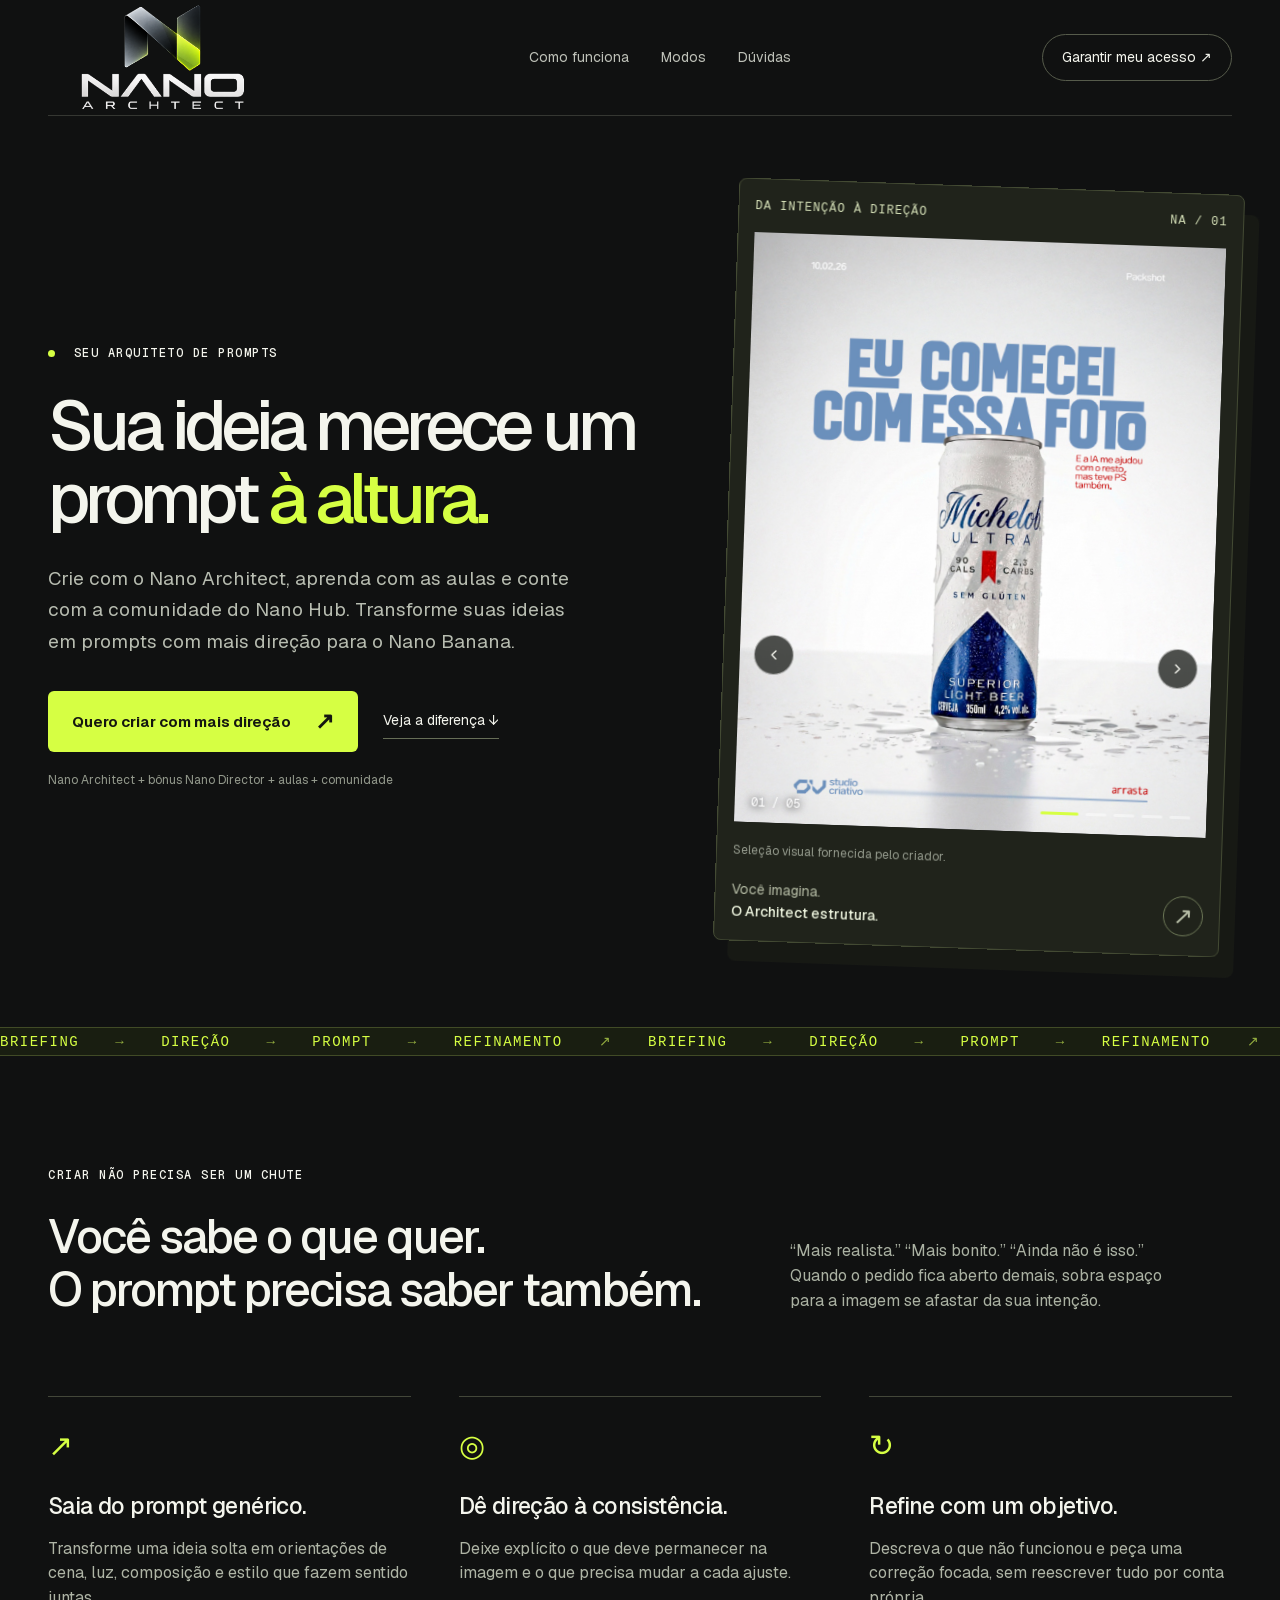
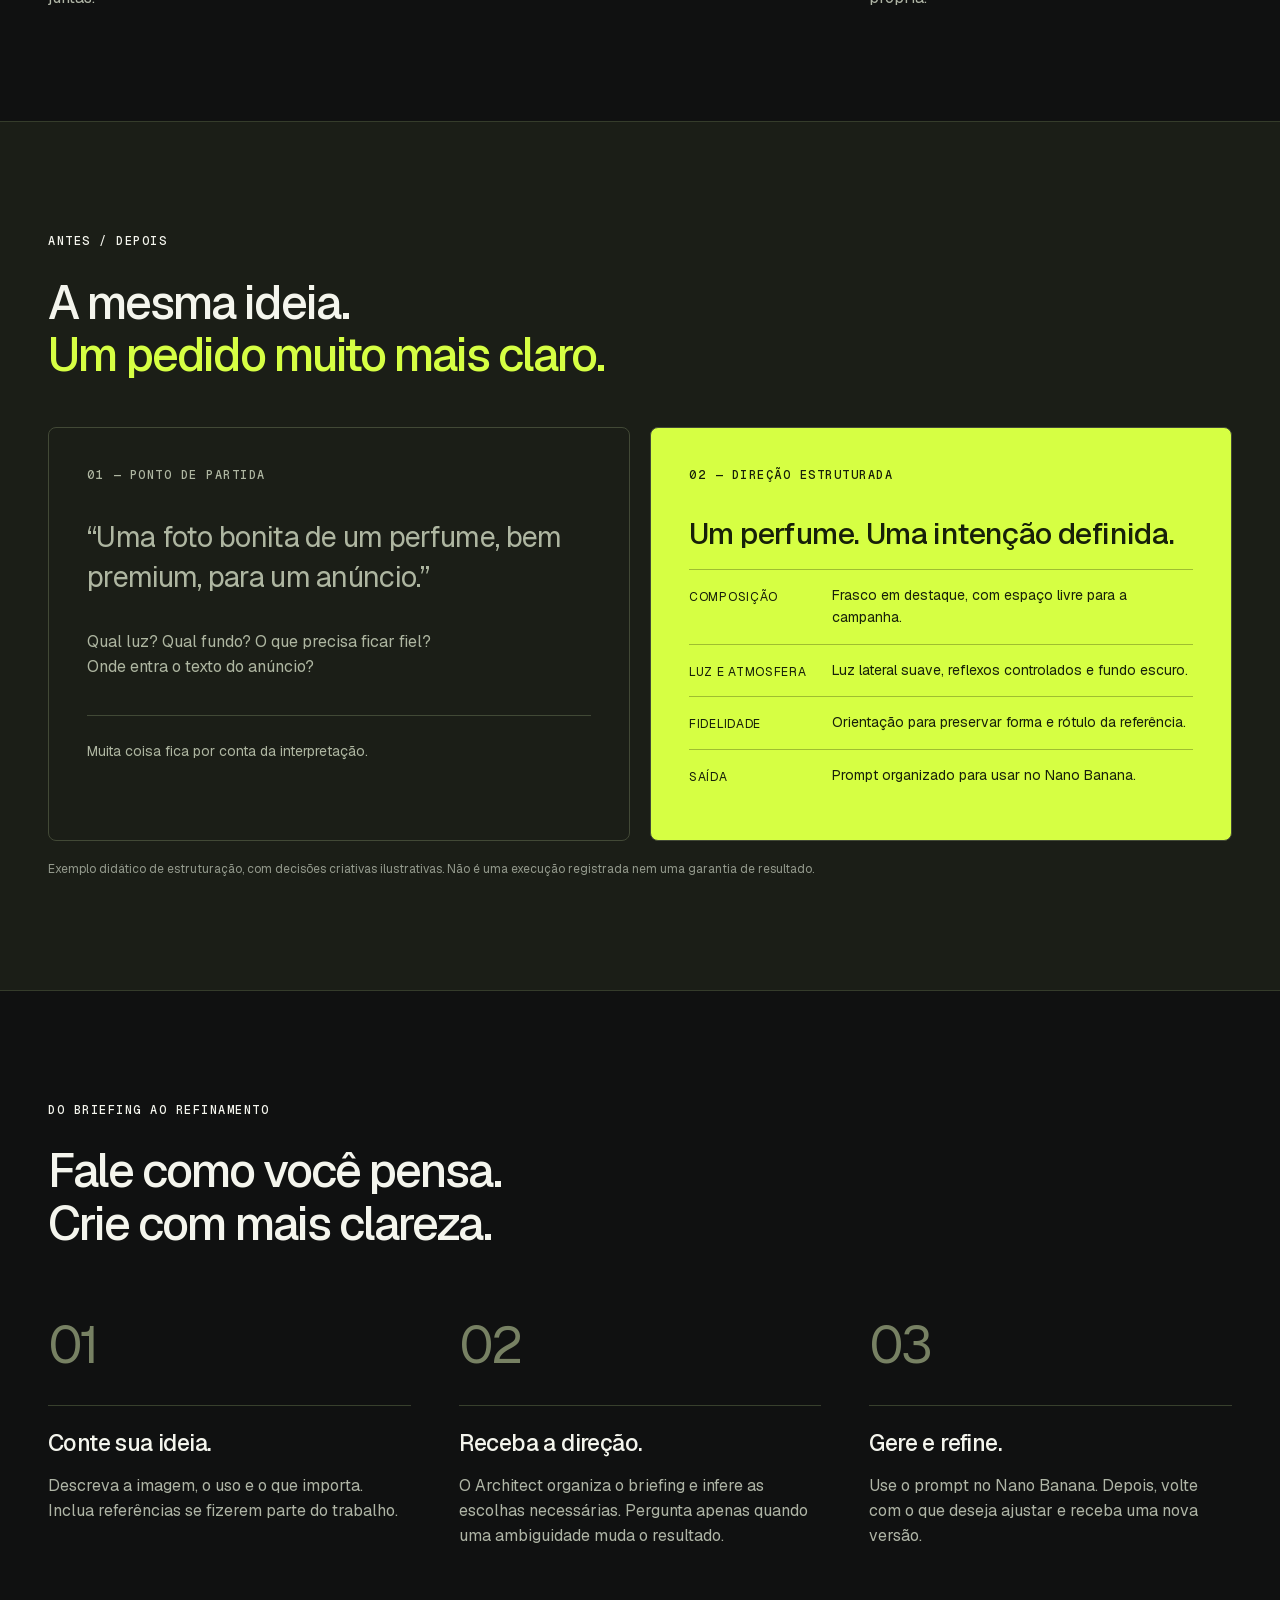
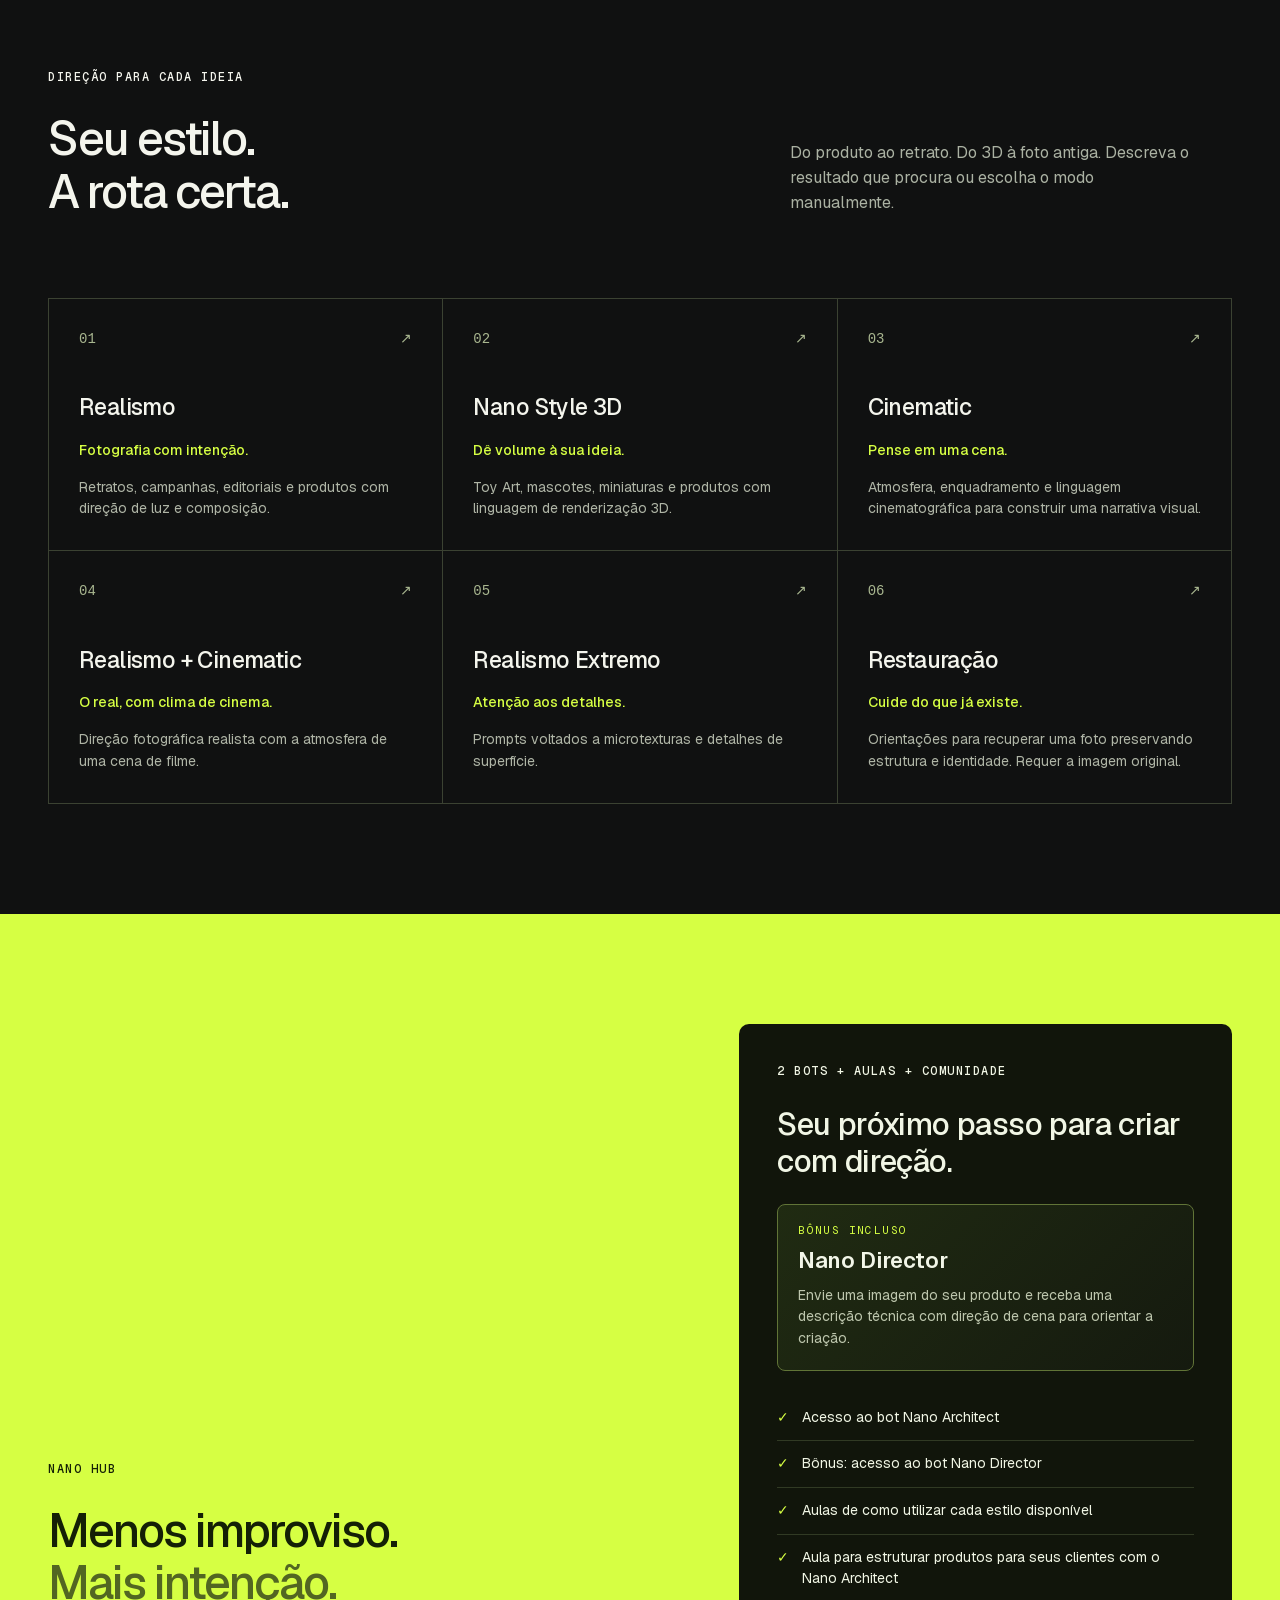
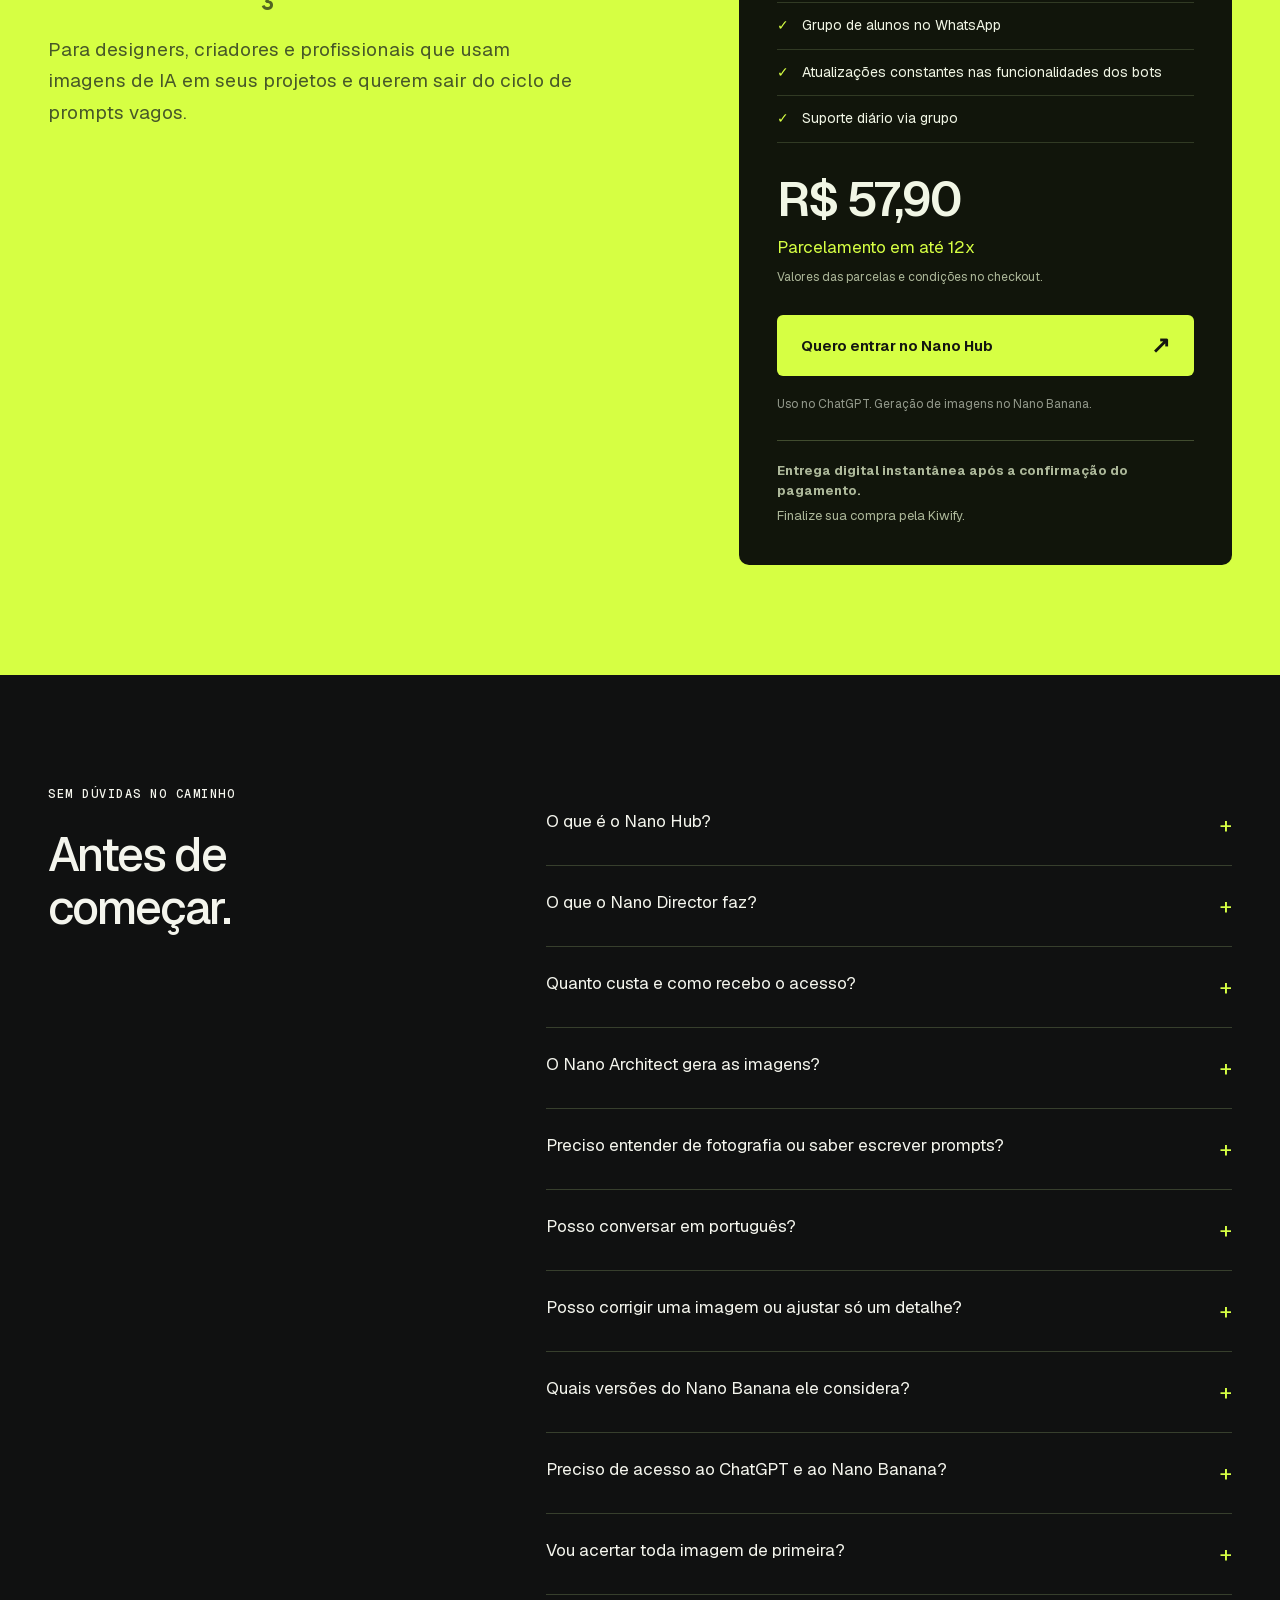
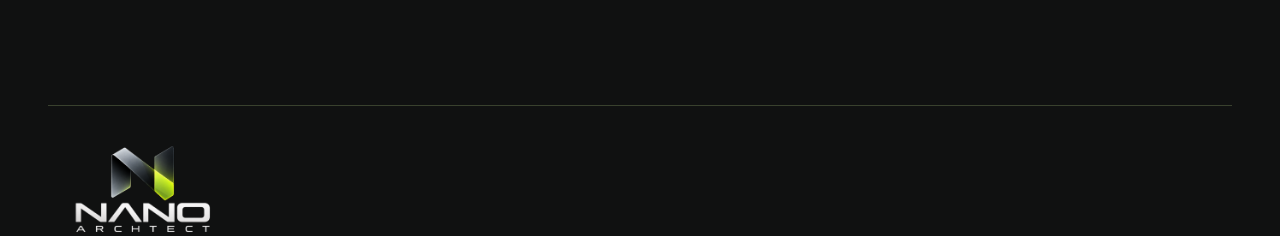
<file: index.html>
<!DOCTYPE html><html lang="pt-BR"><head><meta charSet="utf-8"/><meta name="viewport" content="width=device-width, initial-scale=1"/><link rel="stylesheet" href="/_next/static/css/index.Dhio4lgH.css" data-rsc-css-href="/_next/static/css/index.Dhio4lgH.css" data-precedence="vite-rsc/importer-resources"/><link rel="modulepreload" fetchPriority="low" href="/_next/static/chunks/index-BXrYdMkO.js"/><script src="/_next/static/chunks/rolldown-runtime-C60lm6uB.js" type="module" async=""></script><script src="/_next/static/chunks/framework-D_rUT4EX.js" type="module" async=""></script><link rel="modulepreload" href="/_next/static/chunks/layout-segment-context-C3N2Vt81.js" crossorigin=""/><link rel="modulepreload" href="/_next/static/chunks/animations-BIHNtCaT.js" crossorigin=""/><link rel="modulepreload" href="/_next/static/chunks/hero-carousel-BTRps07T.js" crossorigin=""/><title>Nano Hub — Sua ideia merece um prompt à altura.</title><meta name="description" content="Nano Architect, aulas e comunidade para criar com mais direção no Nano Banana. Nano Hub por R$ 57,90, com parcelamento em até 12x."/><script>Object.assign(((self[Symbol.for("vinext.navigationRuntime")]??={bootstrap:{routeManifest:null},functions:{}}).bootstrap.rsc??={rsc:[]}),{params:{},nav:{"pathname":"/","searchParams":[]}})</script><link rel="modulepreload" href="/_next/static/chunks/index-BXrYdMkO.js" />
<link rel="preload" href="/_next/static/_vinext_fonts/geist-8ac0455e797f/geist-98bbbccb.woff2" as="font" type="font/woff2" crossorigin />
<link rel="preload" href="/_next/static/_vinext_fonts/geist-mono-00e989178794/geist-mono-013b2f2f.woff2" as="font" type="font/woff2" crossorigin />
<style data-vinext-fonts>/* cyrillic-ext */
@font-face {
  font-family: 'Geist';
  font-style: normal;
  font-weight: 100 900;
  font-display: swap;
  src: url(/_next/static/_vinext_fonts/geist-8ac0455e797f/geist-ff2310f5.woff2) format('woff2');
  unicode-range: U+0460-052F, U+1C80-1C8A, U+20B4, U+2DE0-2DFF, U+A640-A69F, U+FE2E-FE2F;
}
/* cyrillic */
@font-face {
  font-family: 'Geist';
  font-style: normal;
  font-weight: 100 900;
  font-display: swap;
  src: url(/_next/static/_vinext_fonts/geist-8ac0455e797f/geist-875ccdd4.woff2) format('woff2');
  unicode-range: U+0301, U+0400-045F, U+0490-0491, U+04B0-04B1, U+2116;
}
/* vietnamese */
@font-face {
  font-family: 'Geist';
  font-style: normal;
  font-weight: 100 900;
  font-display: swap;
  src: url(/_next/static/_vinext_fonts/geist-8ac0455e797f/geist-52306abf.woff2) format('woff2');
  unicode-range: U+0102-0103, U+0110-0111, U+0128-0129, U+0168-0169, U+01A0-01A1, U+01AF-01B0, U+0300-0301, U+0303-0304, U+0308-0309, U+0323, U+0329, U+1EA0-1EF9, U+20AB;
}
/* latin-ext */
@font-face {
  font-family: 'Geist';
  font-style: normal;
  font-weight: 100 900;
  font-display: swap;
  src: url(/_next/static/_vinext_fonts/geist-8ac0455e797f/geist-001175b1.woff2) format('woff2');
  unicode-range: U+0100-02BA, U+02BD-02C5, U+02C7-02CC, U+02CE-02D7, U+02DD-02FF, U+0304, U+0308, U+0329, U+1D00-1DBF, U+1E00-1E9F, U+1EF2-1EFF, U+2020, U+20A0-20AB, U+20AD-20C0, U+2113, U+2C60-2C7F, U+A720-A7FF;
}
/* latin */
@font-face {
  font-family: 'Geist';
  font-style: normal;
  font-weight: 100 900;
  font-display: swap;
  src: url(/_next/static/_vinext_fonts/geist-8ac0455e797f/geist-98bbbccb.woff2) format('woff2');
  unicode-range: U+0000-00FF, U+0131, U+0152-0153, U+02BB-02BC, U+02C6, U+02DA, U+02DC, U+0304, U+0308, U+0329, U+2000-206F, U+20AC, U+2122, U+2191, U+2193, U+2212, U+2215, U+FEFF, U+FFFD;
}

@font-face {
  font-family: 'Geist Fallback';
  src: local("Arial");
  ascent-override: 95.94%;
  descent-override: 28.16%;
  line-gap-override: 0.00%;
  size-adjust: 104.76%;
}

.__font_geist_19ysh9d { font-family: 'Geist', 'Geist Fallback'; font-style: normal; }

.__variable_geist_19ysh9d { --font-geist-sans: 'Geist', 'Geist Fallback'; }

/* cyrillic-ext */
@font-face {
  font-family: 'Geist Mono';
  font-style: normal;
  font-weight: 100 900;
  font-display: swap;
  src: url(/_next/static/_vinext_fonts/geist-mono-00e989178794/geist-mono-f6b33328.woff2) format('woff2');
  unicode-range: U+0460-052F, U+1C80-1C8A, U+20B4, U+2DE0-2DFF, U+A640-A69F, U+FE2E-FE2F;
}
/* cyrillic */
@font-face {
  font-family: 'Geist Mono';
  font-style: normal;
  font-weight: 100 900;
  font-display: swap;
  src: url(/_next/static/_vinext_fonts/geist-mono-00e989178794/geist-mono-44e03052.woff2) format('woff2');
  unicode-range: U+0301, U+0400-045F, U+0490-0491, U+04B0-04B1, U+2116;
}
/* symbols2 */
@font-face {
  font-family: 'Geist Mono';
  font-style: normal;
  font-weight: 100 900;
  font-display: swap;
  src: url(/_next/static/_vinext_fonts/geist-mono-00e989178794/geist-mono-0638449e.woff2) format('woff2');
  unicode-range: U+2000-2001, U+2004-2008, U+200A, U+23B8-23BD, U+2500-259F;
}
/* vietnamese */
@font-face {
  font-family: 'Geist Mono';
  font-style: normal;
  font-weight: 100 900;
  font-display: swap;
  src: url(/_next/static/_vinext_fonts/geist-mono-00e989178794/geist-mono-971fb274.woff2) format('woff2');
  unicode-range: U+0102-0103, U+0110-0111, U+0128-0129, U+0168-0169, U+01A0-01A1, U+01AF-01B0, U+0300-0301, U+0303-0304, U+0308-0309, U+0323, U+0329, U+1EA0-1EF9, U+20AB;
}
/* latin-ext */
@font-face {
  font-family: 'Geist Mono';
  font-style: normal;
  font-weight: 100 900;
  font-display: swap;
  src: url(/_next/static/_vinext_fonts/geist-mono-00e989178794/geist-mono-44745446.woff2) format('woff2');
  unicode-range: U+0100-02BA, U+02BD-02C5, U+02C7-02CC, U+02CE-02D7, U+02DD-02FF, U+0304, U+0308, U+0329, U+1D00-1DBF, U+1E00-1E9F, U+1EF2-1EFF, U+2020, U+20A0-20AB, U+20AD-20C0, U+2113, U+2C60-2C7F, U+A720-A7FF;
}
/* latin */
@font-face {
  font-family: 'Geist Mono';
  font-style: normal;
  font-weight: 100 900;
  font-display: swap;
  src: url(/_next/static/_vinext_fonts/geist-mono-00e989178794/geist-mono-013b2f2f.woff2) format('woff2');
  unicode-range: U+0000-00FF, U+0131, U+0152-0153, U+02BB-02BC, U+02C6, U+02DA, U+02DC, U+0304, U+0308, U+0329, U+2000-206F, U+20AC, U+2122, U+2191, U+2193, U+2212, U+2215, U+FEFF, U+FFFD;
}

@font-face {
  font-family: 'Geist Mono Fallback';
  src: local("Arial");
  ascent-override: 74.67%;
  descent-override: 21.92%;
  line-gap-override: 0.00%;
  size-adjust: 134.59%;
}

.__font_geist_mono_1001rt9 { font-family: 'Geist Mono', 'Geist Mono Fallback'; font-style: normal; }

.__variable_geist_mono_1001rt9 { --font-geist-mono: 'Geist Mono', 'Geist Mono Fallback'; }
</style>
</head><body class="__variable_geist_19ysh9d __variable_geist_mono_1001rt9 antialiased"><a class="skip" href="#conteudo">Pular para o conteúdo</a><header class="nav wrap"><a class="brand" href="#" aria-label="Nano Architect — início"><picture><source media="(max-width: 700px)" srcSet="/nano-architect-vertical.png"/><img src="/nano-architect-horizontal.png" alt="Nano Architect" width="2172" height="724"/></picture></a><nav aria-label="Navegação principal"><a href="#como-funciona">Como funciona</a><a href="#modos">Modos</a><a href="#faq">Dúvidas</a></nav><a class="nav-cta" href="https://pay.kiwify.com.br/nAX45od">Garantir meu acesso ↗</a></header><main id="conteudo"><section class="hero wrap"><div class="hero-copy"><p class="eyebrow"><span></span> SEU ARQUITETO DE PROMPTS</p><h1>Sua ideia merece um prompt <em>à altura.</em></h1><p class="lead">Crie com o Nano Architect, aprenda com as aulas e conte com a comunidade do Nano Hub. Transforme suas ideias em prompts com mais direção para o Nano Banana.</p><div class="actions"><a class="button" href="https://pay.kiwify.com.br/nAX45od">Quero criar com mais direção <span>↗</span></a><a class="text-link" href="#antes-depois">Veja a diferença ↓</a></div><p class="micro">Nano Architect + bônus Nano Director + aulas + comunidade</p></div><div class="hero-visual"><div class="visual-label">DA INTENÇÃO À DIREÇÃO <span>NA / 01</span></div><div class="art-slot"><div class="hero-carousel"><div class="relative" role="region" aria-roledescription="carousel" data-slot="carousel" aria-label="Galeria de imagens"><div class="overflow-hidden" data-slot="carousel-content"><div class="flex ml-0"><div role="group" aria-roledescription="slide" data-slot="carousel-item" class="min-w-0 shrink-0 grow-0 basis-full pl-0" aria-label="1 de 5"><img src="/michelob-01.jpg" alt="Duas latas de Michelob Ultra sobre cadeira de praia amarela" width="1194" height="1600" loading="eager" fetchPriority="high"/></div><div role="group" aria-roledescription="slide" data-slot="carousel-item" class="min-w-0 shrink-0 grow-0 basis-full pl-0" aria-label="2 de 5"><img src="/michelob-02.jpg" alt="Latas de Michelob Ultra em uma caixa térmica com gelo" width="1194" height="1600" loading="lazy" fetchPriority="auto"/></div><div role="group" aria-roledescription="slide" data-slot="carousel-item" class="min-w-0 shrink-0 grow-0 basis-full pl-0" aria-label="3 de 5"><img src="/michelob-03.jpg" alt="Mão segurando uma lata de Michelob Ultra junto à piscina" width="1194" height="1600" loading="lazy" fetchPriority="auto"/></div><div role="group" aria-roledescription="slide" data-slot="carousel-item" class="min-w-0 shrink-0 grow-0 basis-full pl-0" aria-label="4 de 5"><img src="/michelob-04.jpg" alt="Homem na praia oferecendo uma lata de Michelob Ultra" width="1194" height="1600" loading="lazy" fetchPriority="auto"/></div><div role="group" aria-roledescription="slide" data-slot="carousel-item" class="min-w-0 shrink-0 grow-0 basis-full pl-0" aria-label="5 de 5"><img src="/michelob-05.jpg" alt="Mão segurando uma lata de Michelob Ultra diante de cadeiras de praia" width="1194" height="1600" loading="lazy" fetchPriority="auto"/></div></div></div><button type="button" data-disabled="" tabindex="0" disabled="" data-slot="carousel-previous" aria-label="Imagem anterior" class="group/button inline-flex shrink-0 items-center justify-center border bg-clip-padding text-sm font-medium whitespace-nowrap transition-all outline-none select-none focus-visible:border-ring focus-visible:ring-3 focus-visible:ring-ring/50 active:not-aria-[haspopup]:translate-y-px disabled:pointer-events-none disabled:opacity-50 aria-invalid:border-destructive aria-invalid:ring-3 aria-invalid:ring-destructive/20 dark:aria-invalid:border-destructive/50 dark:aria-invalid:ring-destructive/40 [&amp;_svg]:pointer-events-none [&amp;_svg]:shrink-0 [&amp;_svg:not([class*=&#x27;size-&#x27;])]:size-4 border-border bg-background hover:bg-muted hover:text-foreground aria-expanded:bg-muted aria-expanded:text-foreground dark:border-input dark:bg-input/30 dark:hover:bg-input/50 size-7 in-data-[slot=button-group]:rounded-lg rounded-full absolute touch-manipulation inset-y-0 -left-12 my-auto carousel-arrow carousel-arrow-prev"><svg xmlns="http://www.w3.org/2000/svg" width="24" height="24" viewBox="0 0 24 24" fill="none" stroke="currentColor" stroke-width="2" stroke-linecap="round" stroke-linejoin="round" class="lucide lucide-chevron-left cn-rtl-flip" aria-hidden="true"><path d="m15 18-6-6 6-6"></path></svg><span class="sr-only">Previous slide</span></button><button type="button" data-disabled="" tabindex="0" disabled="" data-slot="carousel-next" aria-label="Próxima imagem" class="group/button inline-flex shrink-0 items-center justify-center border bg-clip-padding text-sm font-medium whitespace-nowrap transition-all outline-none select-none focus-visible:border-ring focus-visible:ring-3 focus-visible:ring-ring/50 active:not-aria-[haspopup]:translate-y-px disabled:pointer-events-none disabled:opacity-50 aria-invalid:border-destructive aria-invalid:ring-3 aria-invalid:ring-destructive/20 dark:aria-invalid:border-destructive/50 dark:aria-invalid:ring-destructive/40 [&amp;_svg]:pointer-events-none [&amp;_svg]:shrink-0 [&amp;_svg:not([class*=&#x27;size-&#x27;])]:size-4 border-border bg-background hover:bg-muted hover:text-foreground aria-expanded:bg-muted aria-expanded:text-foreground dark:border-input dark:bg-input/30 dark:hover:bg-input/50 size-7 in-data-[slot=button-group]:rounded-lg rounded-full absolute touch-manipulation inset-y-0 -right-12 my-auto carousel-arrow carousel-arrow-next"><svg xmlns="http://www.w3.org/2000/svg" width="24" height="24" viewBox="0 0 24 24" fill="none" stroke="currentColor" stroke-width="2" stroke-linecap="round" stroke-linejoin="round" class="lucide lucide-chevron-right cn-rtl-flip" aria-hidden="true"><path d="m9 18 6-6-6-6"></path></svg><span class="sr-only">Next slide</span></button></div><div class="carousel-status"><span>01<!-- --> / <!-- -->05</span><div class="carousel-dots" aria-label="Escolher imagem"><button type="button" class="is-active" aria-label="Ir para imagem 1" aria-current="true"></button><button type="button" class="" aria-label="Ir para imagem 2"></button><button type="button" class="" aria-label="Ir para imagem 3"></button><button type="button" class="" aria-label="Ir para imagem 4"></button><button type="button" class="" aria-label="Ir para imagem 5"></button></div></div></div></div><p class="micro">Seleção visual fornecida pelo criador.</p><div class="visual-caption"><span>Você imagina.<br/><strong>O Architect estrutura.</strong></span><span class="circle-arrow">↗</span></div></div></section><div class="ticker" aria-label="Briefing, direção, prompt e refinamento"><div class="ticker-track" aria-hidden="true"><div class="ticker-group"><span class="ticker-sequence">BRIEFING <span>→</span> DIREÇÃO <span>→</span> PROMPT <span>→</span> REFINAMENTO <span>↗</span></span><span class="ticker-sequence">BRIEFING <span>→</span> DIREÇÃO <span>→</span> PROMPT <span>→</span> REFINAMENTO <span>↗</span></span></div><div class="ticker-group"><span class="ticker-sequence">BRIEFING <span>→</span> DIREÇÃO <span>→</span> PROMPT <span>→</span> REFINAMENTO <span>↗</span></span><span class="ticker-sequence">BRIEFING <span>→</span> DIREÇÃO <span>→</span> PROMPT <span>→</span> REFINAMENTO <span>↗</span></span></div></div></div><section class="section wrap" id="beneficios"><p class="eyebrow">CRIAR NÃO PRECISA SER UM CHUTE</p><div class="section-heading"><h2>Você sabe o que quer.<br/>O prompt precisa saber também.</h2><p>“Mais realista.” “Mais bonito.” “Ainda não é isso.” Quando o pedido fica aberto demais, sobra espaço para a imagem se afastar da sua intenção.</p></div><div class="benefits"><article><span>↗</span><h3>Saia do prompt genérico.</h3><p>Transforme uma ideia solta em orientações de cena, luz, composição e estilo que fazem sentido juntas.</p></article><article><span>◎</span><h3>Dê direção à consistência.</h3><p>Deixe explícito o que deve permanecer na imagem e o que precisa mudar a cada ajuste.</p></article><article><span>↻</span><h3>Refine com um objetivo.</h3><p>Descreva o que não funcionou e peça uma correção focada, sem reescrever tudo por conta própria.</p></article></div></section><section class="comparison section" id="antes-depois"><div class="wrap"><p class="eyebrow">ANTES / DEPOIS</p><h2>A mesma ideia.<br/><em>Um pedido muito mais claro.</em></h2><div class="compare-grid"><article class="before"><p class="eyebrow">01 — PONTO DE PARTIDA</p><blockquote>“Uma foto bonita de um perfume, bem premium, para um anúncio.”</blockquote><p>Qual luz? Qual fundo? O que precisa ficar fiel? Onde entra o texto do anúncio?</p><div class="tagline">Muita coisa fica por conta da interpretação.</div></article><article class="after"><p class="eyebrow">02 — DIREÇÃO ESTRUTURADA</p><h3>Um perfume. Uma intenção definida.</h3><dl><div><dt>Composição</dt><dd>Frasco em destaque, com espaço livre para a campanha.</dd></div><div><dt>Luz e atmosfera</dt><dd>Luz lateral suave, reflexos controlados e fundo escuro.</dd></div><div><dt>Fidelidade</dt><dd>Orientação para preservar forma e rótulo da referência.</dd></div><div><dt>Saída</dt><dd>Prompt organizado para usar no Nano Banana.</dd></div></dl></article></div><p class="micro">Exemplo didático de estruturação, com decisões criativas ilustrativas. Não é uma execução registrada nem uma garantia de resultado.</p></div></section><section class="section wrap" id="como-funciona"><p class="eyebrow">DO BRIEFING AO REFINAMENTO</p><h2>Fale como você pensa.<br/>Crie com mais clareza.</h2><div class="steps"><article><span>01</span><h3>Conte sua ideia.</h3><p>Descreva a imagem, o uso e o que importa. Inclua referências se fizerem parte do trabalho.</p></article><article><span>02</span><h3>Receba a direção.</h3><p>O Architect organiza o briefing e infere as escolhas necessárias. Pergunta apenas quando uma ambiguidade muda o resultado.</p></article><article><span>03</span><h3>Gere e refine.</h3><p>Use o prompt no Nano Banana. Depois, volte com o que deseja ajustar e receba uma nova versão.</p></article></div></section><section class="section modes wrap" id="modos"><div class="section-heading"><div><p class="eyebrow">DIREÇÃO PARA CADA IDEIA</p><h2>Seu estilo.<br/>A rota certa.</h2></div><p>Do produto ao retrato. Do 3D à foto antiga. Descreva o resultado que procura ou escolha o modo manualmente.</p></div><div class="mode-grid"><article><div class="mode-top"><span>01</span><span>↗</span></div><h3>Realismo</h3><strong>Fotografia com intenção.</strong><p>Retratos, campanhas, editoriais e produtos com direção de luz e composição.</p></article><article><div class="mode-top"><span>02</span><span>↗</span></div><h3>Nano Style 3D</h3><strong>Dê volume à sua ideia.</strong><p>Toy Art, mascotes, miniaturas e produtos com linguagem de renderização 3D.</p></article><article><div class="mode-top"><span>03</span><span>↗</span></div><h3>Cinematic</h3><strong>Pense em uma cena.</strong><p>Atmosfera, enquadramento e linguagem cinematográfica para construir uma narrativa visual.</p></article><article><div class="mode-top"><span>04</span><span>↗</span></div><h3>Realismo + Cinematic</h3><strong>O real, com clima de cinema.</strong><p>Direção fotográfica realista com a atmosfera de uma cena de filme.</p></article><article><div class="mode-top"><span>05</span><span>↗</span></div><h3>Realismo Extremo</h3><strong>Atenção aos detalhes.</strong><p>Prompts voltados a microtexturas e detalhes de superfície.</p></article><article><div class="mode-top"><span>06</span><span>↗</span></div><h3>Restauração</h3><strong>Cuide do que já existe.</strong><p>Orientações para recuperar uma foto preservando estrutura e identidade. Requer a imagem original.</p></article></div></section><section class="offer section" id="oferta"><div class="wrap offer-grid"><div><p class="eyebrow">NANO HUB</p><h2>Menos improviso.<br/><em>Mais intenção.</em></h2><p class="lead">Para designers, criadores e profissionais que usam imagens de IA em seus projetos e querem sair do ciclo de prompts vagos.</p></div><div class="offer-card"><p class="eyebrow">2 BOTS + AULAS + COMUNIDADE</p><h3>Seu próximo passo para criar com direção.</h3><div class="bonus"><span>BÔNUS INCLUSO</span><strong>Nano Director</strong><p>Envie uma imagem do seu produto e receba uma descrição técnica com direção de cena para orientar a criação.</p></div><ul><li>Acesso ao bot Nano Architect</li><li>Bônus: acesso ao bot Nano Director</li><li>Aulas de como utilizar cada estilo disponível</li><li>Aula para estruturar produtos para seus clientes com o Nano Architect</li><li>Grupo de alunos no WhatsApp</li><li>Atualizações constantes nas funcionalidades dos bots</li><li>Suporte diário via grupo</li></ul><div class="price"><strong>R$ 57,90</strong><p>Parcelamento em até 12x</p><small>Valores das parcelas e condições no checkout.</small></div><a class="button" href="https://pay.kiwify.com.br/nAX45od">Quero entrar no Nano Hub <span>↗</span></a><p class="micro">Uso no ChatGPT. Geração de imagens no Nano Banana.</p><div class="access-note"><strong>Entrega digital instantânea após a confirmação do pagamento.</strong><p>Finalize sua compra pela Kiwify.</p></div></div></div></section><section class="section wrap faq" id="faq"><div><p class="eyebrow">SEM DÚVIDAS NO CAMINHO</p><h2>Antes de<br/>começar.</h2></div><div><details><summary>O que é o Nano Hub?<span>+</span></summary><p>É a oferta que reúne o Nano Architect, o bônus Nano Director, aulas para usar os estilos e estruturar produtos para clientes, grupo de alunos no WhatsApp, atualizações e suporte diário via grupo.</p></details><details><summary>O que o Nano Director faz?<span>+</span></summary><p>Você envia uma imagem do produto e o Nano Director entrega uma descrição técnica acompanhada de direção de cena. Ele ajuda a transformar a referência visual em um ponto de partida mais claro para criar novas imagens.</p></details><details><summary>Quanto custa e como recebo o acesso?<span>+</span></summary><p>O Nano Hub custa R$ 57,90, com parcelamento em até 12x. Confira os valores das parcelas e as condições no checkout da Kiwify. A entrega é digital e acontece após a confirmação do pagamento.</p></details><details><summary>O Nano Architect gera as imagens?<span>+</span></summary><p>Ele transforma seu briefing em um prompt para geração ou edição. Você leva esse prompt ao Nano Banana para produzir a imagem e pode voltar ao Architect para refiná-lo.</p></details><details><summary>Preciso entender de fotografia ou saber escrever prompts?<span>+</span></summary><p>Você pode começar descrevendo o que quer em linguagem comum. O Architect infere estilo, formato e perfil técnico quando há informação suficiente. Se uma dúvida mudar o resultado, ele pergunta. Suas preferências explícitas têm prioridade.</p></details><details><summary>Posso conversar em português?<span>+</span></summary><p>Sim. Ele atende em português, inglês e espanhol. O prompt final é entregue em inglês, acompanhado de tradução no idioma da conversa.</p></details><details><summary>Posso corrigir uma imagem ou ajustar só um detalhe?<span>+</span></summary><p>Sim. Você pode pedir mudanças de iluminação, composição, paleta, estilo e outros detalhes. Em um refinamento da mesma imagem, o prompt é ajustado com orientação para preservar o que você não pediu para mudar.</p></details><details><summary>Quais versões do Nano Banana ele considera?<span>+</span></summary><p>O fluxo documentado contempla Nano Banana Pro, Nano Banana 2 e Nano Banana original. O Architect sugere um modelo conforme a tarefa; você também pode indicar sua preferência.</p></details><details><summary>Preciso de acesso ao ChatGPT e ao Nano Banana?<span>+</span></summary><p>Sim. O Architect é um GPT personalizado usado no ChatGPT, e a geração acontece no Nano Banana. A oferta não inclui assinaturas nem créditos dessas plataformas. Verifique os requisitos de acesso aplicáveis às suas contas.</p></details><details><summary>Vou acertar toda imagem de primeira?<span>+</span></summary><p>Não há garantia de resultado perfeito. A proposta é dar mais clareza ao pedido e orientar correções, reduzindo decisões vagas no processo. O resultado também depende do modelo, das referências e do briefing.</p></details></div></section></main><footer class="wrap"><a class="brand" href="#" aria-label="Nano Architect — início"><picture><source media="(max-width: 700px)" srcSet="/nano-architect-vertical.png"/><img src="/nano-architect-horizontal.png" alt="Nano Architect" width="2172" height="724" loading="lazy"/></picture></a><p>Sua ideia. Com direção.</p><a href="#conteudo">Voltar ao início ↑</a></footer><script type="module" src="/_next/static/chunks/index-BXrYdMkO.js" id="_R_" async=""></script><script>((self[Symbol.for("vinext.navigationRuntime")]??={bootstrap:{routeManifest:null},functions:{}}).bootstrap.rsc??={rsc:[]}).rsc.push("0:{\"page:/\":\"$L1\",\"layout:/\":\"$L2\",\"route:/\":\"$L3\",\"__route\":\"route:/\",\"__interceptionContext\":null,\"__layoutIds\":[\"layout:/\"],\"__rootLayout\":\"/\",\"__bfcacheSegmentIdentities\":{\"layout:/\":\"[\\\"layout\\\",\\\"layout:/\\\",\\\"root-boundary:/\\\",\\\"\\\"]\",\"page:/\":\"[\\\"page\\\",\\\"page:/\\\",\\\"root-boundary:/\\\",\\\"\\\"]\"},\"__srcPage\":[\"page\"],\"__layoutFlags\":{\"layout:/\":\"s\"},\"__artifactCompatibility\":{\"schemaVersion\":1,\"graphVersion\":\"app-route-graph:1177fd80f83fa7b0\",\"deploymentVersion\":\"b21dabfd-af95-44d4-acb8-407676cb7f54\",\"appElementsSchemaVersion\":1,\"rscPayloadSchemaVersion\":1,\"rootBoundaryId\":\"/\",\"renderEpoch\":null}}\n")</script><script>((self[Symbol.for("vinext.navigationRuntime")]??={bootstrap:{routeManifest:null},functions:{}}).bootstrap.rsc??={rsc:[]}).rsc.push("4:I[\"8c0f216c4604\",[],\"Children\",1]\n")</script><script>((self[Symbol.for("vinext.navigationRuntime")]??={bootstrap:{routeManifest:null},functions:{}}).bootstrap.rsc??={rsc:[]}).rsc.push("5:I[\"593f344dc510\",[],\"GlobalErrorBoundary\",1]\n")</script><script>((self[Symbol.for("vinext.navigationRuntime")]??={bootstrap:{routeManifest:null},functions:{}}).bootstrap.rsc??={rsc:[]}).rsc.push("6:I[\"0b874ad30386\",[],\"default\",1]\n")</script><script>((self[Symbol.for("vinext.navigationRuntime")]??={bootstrap:{routeManifest:null},functions:{}}).bootstrap.rsc??={rsc:[]}).rsc.push("7:I[\"593f344dc510\",[],\"ErrorBoundary\",1]\n")</script><script>((self[Symbol.for("vinext.navigationRuntime")]??={bootstrap:{routeManifest:null},functions:{}}).bootstrap.rsc??={rsc:[]}).rsc.push("8:I[\"15c18cfaeeff\",[],\"LayoutSegmentProvider\",1]\n")</script><script>((self[Symbol.for("vinext.navigationRuntime")]??={bootstrap:{routeManifest:null},functions:{}}).bootstrap.rsc??={rsc:[]}).rsc.push("9:I[\"8c0f216c4604\",[],\"Slot\",1]\n")</script><script>((self[Symbol.for("vinext.navigationRuntime")]??={bootstrap:{routeManifest:null},functions:{}}).bootstrap.rsc??={rsc:[]}).rsc.push("a:I[\"593f344dc510\",[],\"NotFoundBoundary\",1]\n")</script><script>((self[Symbol.for("vinext.navigationRuntime")]??={bootstrap:{routeManifest:null},functions:{}}).bootstrap.rsc??={rsc:[]}).rsc.push("b:I[\"9276801271d6\",[],\"AppRouterScrollTarget\",1]\n")</script><script>((self[Symbol.for("vinext.navigationRuntime")]??={bootstrap:{routeManifest:null},functions:{}}).bootstrap.rsc??={rsc:[]}).rsc.push("c:I[\"593f344dc510\",[],\"RedirectBoundary\",1]\n")</script><script>((self[Symbol.for("vinext.navigationRuntime")]??={bootstrap:{routeManifest:null},functions:{}}).bootstrap.rsc??={rsc:[]}).rsc.push(":HL[\"/_next/static/css/index.Dhio4lgH.css\",\"style\"     ]\n")</script><script>((self[Symbol.for("vinext.navigationRuntime")]??={bootstrap:{routeManifest:null},functions:{}}).bootstrap.rsc??={rsc:[]}).rsc.push("2:[[[\"$\",\"link\",\"css:/_next/static/css/index.Dhio4lgH.css\",{\"rel\":\"stylesheet\",\"precedence\":\"vite-rsc/importer-resources\",\"href\":\"/_next/static/css/index.Dhio4lgH.css\",\"data-rsc-css-href\":\"/_next/static/css/index.Dhio4lgH.css\"}],\"$undefined\"],[\"$\",\"html\",null,{\"lang\":\"pt-BR\",\"children\":[\"$\",\"body\",null,{\"className\":\"__variable_geist_19ysh9d __variable_geist_mono_1001rt9 antialiased\",\"children\":[\"$\",\"$L4\",null,{}]}]}]]\n")</script><script>((self[Symbol.for("vinext.navigationRuntime")]??={bootstrap:{routeManifest:null},functions:{}}).bootstrap.rsc??={rsc:[]}).rsc.push("3:[[[\"$\",\"meta\",null,{\"charSet\":\"utf-8\"}],[[\"$\",\"title\",\"0\",{\"children\":\"Nano Hub — Sua ideia merece um prompt à altura.\"}],[\"$\",\"meta\",\"1\",{\"name\":\"description\",\"content\":\"Nano Architect, aulas e comunidade para criar com mais direção no Nano Banana. Nano Hub por R$ 57,90, com parcelamento em até 12x.\"}]],[[\"$\",\"meta\",\"0\",{\"name\":\"viewport\",\"content\":\"width=device-width, initial-scale=1\"}]]],[\"$\",\"$L5\",null,{\"fallback\":\"$6\",\"children\":[\"$\",\"$L7\",null,{\"fallback\":\"$6\",\"children\":[\"$\",\"$L8\",null,{\"providerId\":\"layout:/\",\"segmentMap\":{\"children\":[]},\"children\":[\"$\",\"$L9\",null,{\"id\":\"layout:/\",\"parallelSlots\":\"$undefined\",\"children\":[\"$\",\"$La\",null,{\"resetKey\":\"\",\"fallback\":[[\"$\",\"title\",null,{\"children\":\"404: This page could not be found.\"}],[\"$\",\"div\",null,{\"style\":{\"fontFamily\":\"system-ui,\\\"Segoe UI\\\",Roboto,Helvetica,Arial,sans-serif,\\\"Apple Color Emoji\\\",\\\"Segoe UI Emoji\\\"\",\"height\":\"100vh\",\"textAlign\":\"center\",\"display\":\"flex\",\"flexDirection\":\"column\",\"alignItems\":\"center\",\"justifyContent\":\"center\"},\"children\":[\"$\",\"div\",null,{\"children\":[[\"$\",\"style\",null,{\"dangerouslySetInnerHTML\":{\"__html\":\"body{color:#000;background:#fff;margin:0}.next-error-h1{border-right:1px solid rgba(0,0,0,.3)}@media (prefers-color-scheme:dark){body{color:#fff;background:#000}.next-error-h1{border-right:1px solid rgba(255,255,255,.3)}}\"}}],[\"$\",\"h1\",null,{\"className\":\"next-error-h1\",\"style\":{\"display\":\"inline-block\",\"margin\":\"0 20px 0 0\",\"padding\":\"0 23px 0 0\",\"fontSize\":24,\"fontWeight\":500,\"verticalAlign\":\"top\",\"lineHeight\":\"49px\"},\"children\":404}],[\"$\",\"div\",null,{\"style\":{\"display\":\"inline-block\"},\"children\":[\"$\",\"h2\",null,{\"style\":{\"fontSize\":14,\"fontWeight\":400,\"lineHeight\":\"49px\",\"margin\":0},\"children\":\"This page could not be found.\"}]}]]}]}]],\"children\":[\"$\",\"$Lb\",null,{\"children\":[\"$\",\"$Lc\",null,{\"children\":[[\"$\",\"$L8\",null,{\"providerId\":\"page:/\",\"segmentMap\":{\"children\":[\"__PAGE__\"]},\"children\":[\"$\",\"$L9\",null,{\"id\":\"page:/\"}]}],null]}]}]}]}]}]}]}],null,null]\n")</script><script>((self[Symbol.for("vinext.navigationRuntime")]??={bootstrap:{routeManifest:null},functions:{}}).bootstrap.rsc??={rsc:[]}).rsc.push("d:I[\"024ee82dac0a\",[],\"PageAnimations\",1]\n")</script><script>((self[Symbol.for("vinext.navigationRuntime")]??={bootstrap:{routeManifest:null},functions:{}}).bootstrap.rsc??={rsc:[]}).rsc.push("f:I[\"b89dc71d2309\",[],\"HeroCarousel\",1]\n")</script><script>((self[Symbol.for("vinext.navigationRuntime")]??={bootstrap:{routeManifest:null},functions:{}}).bootstrap.rsc??={rsc:[]}).rsc.push("e:[[\"$\",\"source\",null,{\"media\":\"(max-width: 700px)\",\"srcSet\":\"/nano-architect-vertical.png\"}],[\"$\",\"img\",null,{\"src\":\"/nano-architect-horizontal.png\",\"alt\":\"Nano Architect\",\"width\":\"2172\",\"height\":\"724\"}]]\n")</script><script>((self[Symbol.for("vinext.navigationRuntime")]??={bootstrap:{routeManifest:null},functions:{}}).bootstrap.rsc??={rsc:[]}).rsc.push("1:[[\"$\",\"$Ld\",null,{}],[\"$\",\"a\",null,{\"className\":\"skip\",\"href\":\"#conteudo\",\"children\":\"Pular para o conteúdo\"}],[\"$\",\"header\",null,{\"className\":\"nav wrap\",\"children\":[[\"$\",\"a\",null,{\"className\":\"brand\",\"href\":\"#\",\"aria-label\":\"Nano Architect — início\",\"children\":[\"$\",\"picture\",null,{\"children\":\"$e\"}]}],[\"$\",\"nav\",null,{\"aria-label\":\"Navegação principal\",\"children\":[[\"$\",\"a\",null,{\"href\":\"#como-funciona\",\"children\":\"Como funciona\"}],[\"$\",\"a\",null,{\"href\":\"#modos\",\"children\":\"Modos\"}],[\"$\",\"a\",null,{\"href\":\"#faq\",\"children\":\"Dúvidas\"}]]}],[\"$\",\"a\",null,{\"className\":\"nav-cta\",\"href\":\"https://pay.kiwify.com.br/nAX45od\",\"children\":\"Garantir meu acesso ↗\"}]]}],[\"$\",\"main\",null,{\"id\":\"conteudo\",\"children\":[[\"$\",\"section\",null,{\"className\":\"hero wrap\",\"children\":[[\"$\",\"div\",null,{\"className\":\"hero-copy\",\"children\":[[\"$\",\"p\",null,{\"className\":\"eyebrow\",\"children\":[[\"$\",\"span\",null,{}],\" SEU ARQUITETO DE PROMPTS\"]}],[\"$\",\"h1\",null,{\"children\":[\"Sua ideia merece um prompt \",[\"$\",\"em\",null,{\"children\":\"à altura.\"}]]}],[\"$\",\"p\",null,{\"className\":\"lead\",\"children\":\"Crie com o Nano Architect, aprenda com as aulas e conte com a comunidade do Nano Hub. Transforme suas ideias em prompts com mais direção para o Nano Banana.\"}],[\"$\",\"div\",null,{\"className\":\"actions\",\"children\":[[\"$\",\"a\",null,{\"className\":\"button\",\"href\":\"https://pay.kiwify.com.br/nAX45od\",\"children\":[\"Quero criar com mais direção \",[\"$\",\"span\",null,{\"children\":\"↗\"}]]}],[\"$\",\"a\",null,{\"className\":\"text-link\",\"href\":\"#antes-depois\",\"children\":\"Veja a diferença ↓\"}]]}],[\"$\",\"p\",null,{\"className\":\"micro\",\"children\":\"Nano Architect + bônus Nano Director + aulas + comunidade\"}]]}],[\"$\",\"div\",null,{\"className\":\"hero-visual\",\"children\":[[\"$\",\"div\",null,{\"className\":\"visual-label\",\"children\":[\"DA INTENÇÃO À DIREÇÃO \",[\"$\",\"span\",null,{\"children\":\"NA / 01\"}]]}],[\"$\",\"div\",null,{\"className\":\"art-slot\",\"children\":[\"$\",\"$Lf\",null,{}]}],[\"$\",\"p\",null,{\"className\":\"micro\",\"children\":\"Seleção visual fornecida pelo criador.\"}],[\"$\",\"div\",null,{\"className\":\"visual-caption\",\"children\":[[\"$\",\"span\",null,{\"children\":[\"Você imagina.\",[\"$\",\"br\",null,{}],[\"$\",\"strong\",null,{\"children\":\"O Architect estrutura.\"}]]}],[\"$\",\"span\",null,{\"className\":\"circle-arrow\",\"children\":\"↗\"}]]}]]}]]}],[\"$\",\"div\",null,{\"className\":\"ticker\",\"aria-label\":\"Briefing, direção, prompt e refinamento\",\"children\":[\"$\",\"div\",null,{\"className\":\"ticker-track\",\"aria-hidden\":\"true\",\"children\":[[\"$\",\"div\",\"0\",{\"className\":\"ticker-group\",\"children\":[[\"$\",\"span\",\"0\",{\"className\":\"ticker-sequence\",\"children\":[\"BRIEFING \",[\"$\",\"span\",null,{\"children\":\"→\"}],\" DIREÇÃO \",[\"$\",\"span\",null,{\"children\":\"→\"}],\" PROMPT \",[\"$\",\"span\",null,{\"children\":\"→\"}],\" REFINAMENTO \",[\"$\",\"span\",null,{\"children\":\"↗\"}]]}],[\"$\",\"span\",\"1\",{\"className\":\"ticker-sequence\",\"children\":[\"BRIEFING \",[\"$\",\"span\",null,{\"children\":\"→\"}],\" DIREÇÃO \",[\"$\",\"span\",null,{\"children\":\"→\"}],\" PROMPT \",[\"$\",\"span\",null,{\"children\":\"→\"}],\" REFINAMENTO \",[\"$\",\"span\",null,{\"children\":\"↗\"}]]}]]}],[\"$\",\"div\",\"1\",{\"className\":\"ticker-group\",\"children\":[[\"$\",\"span\",\"0\",{\"className\":\"ticker-sequence\",\"children\":[\"BRIEFING \",[\"$\",\"span\",null,{\"children\":\"→\"}],\" DIREÇÃO \",[\"$\",\"span\",null,{\"children\":\"→\"}],\" PROMPT \",[\"$\",\"span\",null,{\"children\":\"→\"}],\" REFINAMENTO \",[\"$\",\"span\",null,{\"children\":\"↗\"}]]}],[\"$\",\"span\",\"1\",{\"className\":\"ticker-sequence\",\"children\":[\"BRIEFING \",[\"$\",\"span\",null,{\"children\":\"→\"}],\" DIREÇÃO \",[\"$\",\"span\",null,{\"children\":\"→\"}],\" PROMPT \",[\"$\",\"span\",null,{\"children\":\"→\"}],\" REFINAMENTO \",[\"$\",\"span\",null,{\"children\":\"↗\"}]]}]]}]]}]}],[\"$\",\"section\",null,{\"className\":\"section wrap\",\"id\":\"beneficios\",\"children\":[[\"$\",\"p\",null,{\"className\":\"eyebrow\",\"children\":\"CRIAR NÃO PRECISA SER UM CHUTE\"}],[\"$\",\"div\",null,{\"className\":\"section-heading\",\"children\":[[\"$\",\"h2\",null,{\"children\":[\"Você sabe o que quer.\",[\"$\",\"br\",null,{}],\"O prompt precisa saber também.\"]}],[\"$\",\"p\",null,{\"children\":\"“Mais realista.” “Mais bonito.” “Ainda não é isso.” Quando o pedido fica aberto demais, sobra espaço para a imagem se afastar da sua intenção.\"}]]}],[\"$\",\"div\",null,{\"className\":\"benefits\",\"children\":[[\"$\",\"article\",null,{\"children\":[[\"$\",\"span\",null,{\"children\":\"↗\"}],[\"$\",\"h3\",null,{\"children\":\"Saia do prompt genérico.\"}],[\"$\",\"p\",null,{\"children\":\"Transforme uma ideia solta em orientações de cena, luz, composição e estilo que fazem sentido juntas.\"}]]}],[\"$\",\"article\",null,{\"children\":[[\"$\",\"span\",null,{\"children\":\"◎\"}],[\"$\",\"h3\",null,{\"children\":\"Dê direção à consistência.\"}],[\"$\",\"p\",null,{\"children\":\"Deixe explícito o que deve permanecer na imagem e o que precisa mudar a cada ajuste.\"}]]}],[\"$\",\"article\",null,{\"children\":[[\"$\",\"span\",null,{\"children\":\"↻\"}],[\"$\",\"h3\",null,{\"children\":\"Refine com um objetivo.\"}],\"$L10\"]}]]}]]}],\"$L11\",\"$L12\",\"$L13\",\"$L14\",\"$L15\"]}],\"$L16\"]\n")</script><script>((self[Symbol.for("vinext.navigationRuntime")]??={bootstrap:{routeManifest:null},functions:{}}).bootstrap.rsc??={rsc:[]}).rsc.push("10:[\"$\",\"p\",null,{\"children\":\"Descreva o que não funcionou e peça uma correção focada, sem reescrever tudo por conta própria.\"}]\n")</script><script>((self[Symbol.for("vinext.navigationRuntime")]??={bootstrap:{routeManifest:null},functions:{}}).bootstrap.rsc??={rsc:[]}).rsc.push("11:[\"$\",\"section\",null,{\"className\":\"comparison section\",\"id\":\"antes-depois\",\"children\":[\"$\",\"div\",null,{\"className\":\"wrap\",\"children\":[[\"$\",\"p\",null,{\"className\":\"eyebrow\",\"children\":\"ANTES / DEPOIS\"}],[\"$\",\"h2\",null,{\"children\":[\"A mesma ideia.\",[\"$\",\"br\",null,{}],[\"$\",\"em\",null,{\"children\":\"Um pedido muito mais claro.\"}]]}],[\"$\",\"div\",null,{\"className\":\"compare-grid\",\"children\":[[\"$\",\"article\",null,{\"className\":\"before\",\"children\":[[\"$\",\"p\",null,{\"className\":\"eyebrow\",\"children\":\"01 — PONTO DE PARTIDA\"}],[\"$\",\"blockquote\",null,{\"children\":\"“Uma foto bonita de um perfume, bem premium, para um anúncio.”\"}],[\"$\",\"p\",null,{\"children\":\"Qual luz? Qual fundo? O que precisa ficar fiel? Onde entra o texto do anúncio?\"}],[\"$\",\"div\",null,{\"className\":\"tagline\",\"children\":\"Muita coisa fica por conta da interpretação.\"}]]}],[\"$\",\"article\",null,{\"className\":\"after\",\"children\":[[\"$\",\"p\",null,{\"className\":\"eyebrow\",\"children\":\"02 — DIREÇÃO ESTRUTURADA\"}],[\"$\",\"h3\",null,{\"children\":\"Um perfume. Uma intenção definida.\"}],[\"$\",\"dl\",null,{\"children\":[[\"$\",\"div\",null,{\"children\":[[\"$\",\"dt\",null,{\"children\":\"Composição\"}],[\"$\",\"dd\",null,{\"children\":\"Frasco em destaque, com espaço livre para a campanha.\"}]]}],[\"$\",\"div\",null,{\"children\":[[\"$\",\"dt\",null,{\"children\":\"Luz e atmosfera\"}],[\"$\",\"dd\",null,{\"children\":\"Luz lateral suave, reflexos controlados e fundo escuro.\"}]]}],[\"$\",\"div\",null,{\"children\":[[\"$\",\"dt\",null,{\"children\":\"Fidelidade\"}],[\"$\",\"dd\",null,{\"children\":\"Orientação para preservar forma e rótulo da referência.\"}]]}],[\"$\",\"div\",null,{\"children\":[[\"$\",\"dt\",null,{\"children\":\"Saída\"}],[\"$\",\"dd\",null,{\"children\":\"Prompt organizado para usar no Nano Banana.\"}]]}]]}]]}]]}],[\"$\",\"p\",null,{\"className\":\"micro\",\"children\":\"Exemplo didático de estruturação, com decisões criativas ilustrativas. Não é uma execução registrada nem uma garantia de resultado.\"}]]}]}]\n")</script><script>((self[Symbol.for("vinext.navigationRuntime")]??={bootstrap:{routeManifest:null},functions:{}}).bootstrap.rsc??={rsc:[]}).rsc.push("12:[\"$\",\"section\",null,{\"className\":\"section wrap\",\"id\":\"como-funciona\",\"children\":[[\"$\",\"p\",null,{\"className\":\"eyebrow\",\"children\":\"DO BRIEFING AO REFINAMENTO\"}],[\"$\",\"h2\",null,{\"children\":[\"Fale como você pensa.\",[\"$\",\"br\",null,{}],\"Crie com mais clareza.\"]}],[\"$\",\"div\",null,{\"className\":\"steps\",\"children\":[[\"$\",\"article\",\"01\",{\"children\":[[\"$\",\"span\",null,{\"children\":\"01\"}],[\"$\",\"h3\",null,{\"children\":\"Conte sua ideia.\"}],[\"$\",\"p\",null,{\"children\":\"Descreva a imagem, o uso e o que importa. Inclua referências se fizerem parte do trabalho.\"}]]}],[\"$\",\"article\",\"02\",{\"children\":[[\"$\",\"span\",null,{\"children\":\"02\"}],[\"$\",\"h3\",null,{\"children\":\"Receba a direção.\"}],[\"$\",\"p\",null,{\"children\":\"O Architect organiza o briefing e infere as escolhas necessárias. Pergunta apenas quando uma ambiguidade muda o resultado.\"}]]}],[\"$\",\"article\",\"03\",{\"children\":[[\"$\",\"span\",null,{\"children\":\"03\"}],[\"$\",\"h3\",null,{\"children\":\"Gere e refine.\"}],[\"$\",\"p\",null,{\"children\":\"Use o prompt no Nano Banana. Depois, volte com o que deseja ajustar e receba uma nova versão.\"}]]}]]}]]}]\n")</script><script>((self[Symbol.for("vinext.navigationRuntime")]??={bootstrap:{routeManifest:null},functions:{}}).bootstrap.rsc??={rsc:[]}).rsc.push("13:[\"$\",\"section\",null,{\"className\":\"section modes wrap\",\"id\":\"modos\",\"children\":[[\"$\",\"div\",null,{\"className\":\"section-heading\",\"children\":[[\"$\",\"div\",null,{\"children\":[[\"$\",\"p\",null,{\"className\":\"eyebrow\",\"children\":\"DIREÇÃO PARA CADA IDEIA\"}],[\"$\",\"h2\",null,{\"children\":[\"Seu estilo.\",[\"$\",\"br\",null,{}],\"A rota certa.\"]}]]}],[\"$\",\"p\",null,{\"children\":\"Do produto ao retrato. Do 3D à foto antiga. Descreva o resultado que procura ou escolha o modo manualmente.\"}]]}],[\"$\",\"div\",null,{\"className\":\"mode-grid\",\"children\":[[\"$\",\"article\",\"01\",{\"children\":[[\"$\",\"div\",null,{\"className\":\"mode-top\",\"children\":[[\"$\",\"span\",null,{\"children\":\"01\"}],[\"$\",\"span\",null,{\"children\":\"↗\"}]]}],[\"$\",\"h3\",null,{\"children\":\"Realismo\"}],[\"$\",\"strong\",null,{\"children\":\"Fotografia com intenção.\"}],[\"$\",\"p\",null,{\"children\":\"Retratos, campanhas, editoriais e produtos com direção de luz e composição.\"}]]}],[\"$\",\"article\",\"02\",{\"children\":[[\"$\",\"div\",null,{\"className\":\"mode-top\",\"children\":[[\"$\",\"span\",null,{\"children\":\"02\"}],[\"$\",\"span\",null,{\"children\":\"↗\"}]]}],[\"$\",\"h3\",null,{\"children\":\"Nano Style 3D\"}],[\"$\",\"strong\",null,{\"children\":\"Dê volume à sua ideia.\"}],[\"$\",\"p\",null,{\"children\":\"Toy Art, mascotes, miniaturas e produtos com linguagem de renderização 3D.\"}]]}],[\"$\",\"article\",\"03\",{\"children\":[[\"$\",\"div\",null,{\"className\":\"mode-top\",\"children\":[[\"$\",\"span\",null,{\"children\":\"03\"}],[\"$\",\"span\",null,{\"children\":\"↗\"}]]}],[\"$\",\"h3\",null,{\"children\":\"Cinematic\"}],[\"$\",\"strong\",null,{\"children\":\"Pense em uma cena.\"}],[\"$\",\"p\",null,{\"children\":\"Atmosfera, enquadramento e linguagem cinematográfica para construir uma narrativa visual.\"}]]}],[\"$\",\"article\",\"04\",{\"children\":[[\"$\",\"div\",null,{\"className\":\"mode-top\",\"children\":[[\"$\",\"span\",null,{\"children\":\"04\"}],[\"$\",\"span\",null,{\"children\":\"↗\"}]]}],[\"$\",\"h3\",null,{\"children\":\"Realismo + Cinematic\"}],[\"$\",\"strong\",null,{\"children\":\"O real, com clima de cinema.\"}],[\"$\",\"p\",null,{\"children\":\"Direção fotográfica realista com a atmosfera de uma cena de filme.\"}]]}],[\"$\",\"article\",\"05\",{\"children\":[[\"$\",\"div\",null,{\"className\":\"mode-top\",\"children\":[[\"$\",\"span\",null,{\"children\":\"05\"}],[\"$\",\"span\",null,{\"children\":\"↗\"}]]}],[\"$\",\"h3\",null,{\"children\":\"Realismo Extremo\"}],[\"$\",\"strong\",null,{\"children\":\"Atenção aos detalhes.\"}],[\"$\",\"p\",null,{\"children\":\"Prompts voltados a microtexturas e detalhes de superfície.\"}]]}],[\"$\",\"article\",\"06\",{\"children\":[[\"$\",\"div\",null,{\"className\":\"mode-top\",\"children\":[[\"$\",\"span\",null,{\"children\":\"06\"}],[\"$\",\"span\",null,{\"children\":\"↗\"}]]}],[\"$\",\"h3\",null,{\"children\":\"Restauração\"}],[\"$\",\"strong\",null,{\"children\":\"Cuide do que já existe.\"}],[\"$\",\"p\",null,{\"children\":\"Orientações para recuperar uma foto preservando estrutura e identidade. Requer a imagem original.\"}]]}]]}]]}]\n")</script><script>((self[Symbol.for("vinext.navigationRuntime")]??={bootstrap:{routeManifest:null},functions:{}}).bootstrap.rsc??={rsc:[]}).rsc.push("14:[\"$\",\"section\",null,{\"className\":\"offer section\",\"id\":\"oferta\",\"children\":[\"$\",\"div\",null,{\"className\":\"wrap offer-grid\",\"children\":[[\"$\",\"div\",null,{\"children\":[[\"$\",\"p\",null,{\"className\":\"eyebrow\",\"children\":\"NANO HUB\"}],[\"$\",\"h2\",null,{\"children\":[\"Menos improviso.\",[\"$\",\"br\",null,{}],[\"$\",\"em\",null,{\"children\":\"Mais intenção.\"}]]}],[\"$\",\"p\",null,{\"className\":\"lead\",\"children\":\"Para designers, criadores e profissionais que usam imagens de IA em seus projetos e querem sair do ciclo de prompts vagos.\"}]]}],[\"$\",\"div\",null,{\"className\":\"offer-card\",\"children\":[[\"$\",\"p\",null,{\"className\":\"eyebrow\",\"children\":\"2 BOTS + AULAS + COMUNIDADE\"}],[\"$\",\"h3\",null,{\"children\":\"Seu próximo passo para criar com direção.\"}],[\"$\",\"div\",null,{\"className\":\"bonus\",\"children\":[[\"$\",\"span\",null,{\"children\":\"BÔNUS INCLUSO\"}],[\"$\",\"strong\",null,{\"children\":\"Nano Director\"}],[\"$\",\"p\",null,{\"children\":\"Envie uma imagem do seu produto e receba uma descrição técnica com direção de cena para orientar a criação.\"}]]}],[\"$\",\"ul\",null,{\"children\":[[\"$\",\"li\",null,{\"children\":\"Acesso ao bot Nano Architect\"}],[\"$\",\"li\",null,{\"children\":\"Bônus: acesso ao bot Nano Director\"}],[\"$\",\"li\",null,{\"children\":\"Aulas de como utilizar cada estilo disponível\"}],[\"$\",\"li\",null,{\"children\":\"Aula para estruturar produtos para seus clientes com o Nano Architect\"}],[\"$\",\"li\",null,{\"children\":\"Grupo de alunos no WhatsApp\"}],[\"$\",\"li\",null,{\"children\":\"Atualizações constantes nas funcionalidades dos bots\"}],[\"$\",\"li\",null,{\"children\":\"Suporte diário via grupo\"}]]}],[\"$\",\"div\",null,{\"className\":\"price\",\"children\":[[\"$\",\"strong\",null,{\"children\":\"R$ 57,90\"}],[\"$\",\"p\",null,{\"children\":\"Parcelamento em até 12x\"}],[\"$\",\"small\",null,{\"children\":\"Valores das parcelas e condições no checkout.\"}]]}],[\"$\",\"a\",null,{\"className\":\"button\",\"href\":\"https://pay.kiwify.com.br/nAX45od\",\"children\":[\"Quero entrar no Nano Hub \",[\"$\",\"span\",null,{\"children\":\"↗\"}]]}],[\"$\",\"p\",null,{\"className\":\"micro\",\"children\":\"Uso no ChatGPT. Geração de imagens no Nano Banana.\"}],[\"$\",\"div\",null,{\"className\":\"access-note\",\"children\":[[\"$\",\"strong\",null,{\"children\":\"Entrega digital instantânea após a confirmação do pagamento.\"}],[\"$\",\"p\",null,{\"children\":\"Finalize sua compra pela Kiwify.\"}]]}]]}]]}]}]\n")</script><script>((self[Symbol.for("vinext.navigationRuntime")]??={bootstrap:{routeManifest:null},functions:{}}).bootstrap.rsc??={rsc:[]}).rsc.push("15:[\"$\",\"section\",null,{\"className\":\"section wrap faq\",\"id\":\"faq\",\"children\":[[\"$\",\"div\",null,{\"children\":[[\"$\",\"p\",null,{\"className\":\"eyebrow\",\"children\":\"SEM DÚVIDAS NO CAMINHO\"}],[\"$\",\"h2\",null,{\"children\":[\"Antes de\",[\"$\",\"br\",null,{}],\"começar.\"]}]]}],[\"$\",\"div\",null,{\"children\":[[\"$\",\"details\",\"O que é o Nano Hub?\",{\"children\":[[\"$\",\"summary\",null,{\"children\":[\"O que é o Nano Hub?\",[\"$\",\"span\",null,{\"children\":\"+\"}]]}],[\"$\",\"p\",null,{\"children\":\"É a oferta que reúne o Nano Architect, o bônus Nano Director, aulas para usar os estilos e estruturar produtos para clientes, grupo de alunos no WhatsApp, atualizações e suporte diário via grupo.\"}]]}],[\"$\",\"details\",\"O que o Nano Director faz?\",{\"children\":[[\"$\",\"summary\",null,{\"children\":[\"O que o Nano Director faz?\",[\"$\",\"span\",null,{\"children\":\"+\"}]]}],[\"$\",\"p\",null,{\"children\":\"Você envia uma imagem do produto e o Nano Director entrega uma descrição técnica acompanhada de direção de cena. Ele ajuda a transformar a referência visual em um ponto de partida mais claro para criar novas imagens.\"}]]}],[\"$\",\"details\",\"Quanto custa e como recebo o acesso?\",{\"children\":[[\"$\",\"summary\",null,{\"children\":[\"Quanto custa e como recebo o acesso?\",[\"$\",\"span\",null,{\"children\":\"+\"}]]}],[\"$\",\"p\",null,{\"children\":\"O Nano Hub custa R$ 57,90, com parcelamento em até 12x. Confira os valores das parcelas e as condições no checkout da Kiwify. A entrega é digital e acontece após a confirmação do pagamento.\"}]]}],[\"$\",\"details\",\"O Nano Architect gera as imagens?\",{\"children\":[[\"$\",\"summary\",null,{\"children\":[\"O Nano Architect gera as imagens?\",[\"$\",\"span\",null,{\"children\":\"+\"}]]}],[\"$\",\"p\",null,{\"children\":\"Ele transforma seu briefing em um prompt para geração ou edição. Você leva esse prompt ao Nano Banana para produzir a imagem e pode voltar ao Architect para refiná-lo.\"}]]}],[\"$\",\"details\",\"Preciso entender de fotografia ou saber escrever prompts?\",{\"children\":[[\"$\",\"summary\",null,{\"children\":[\"Preciso entender de fotografia ou saber escrever prompts?\",[\"$\",\"span\",null,{\"children\":\"+\"}]]}],[\"$\",\"p\",null,{\"children\":\"Você pode começar descrevendo o que quer em linguagem comum. O Architect infere estilo, formato e perfil técnico quando há informação suficiente. Se uma dúvida mudar o resultado, ele pergunta. Suas preferências explícitas têm prioridade.\"}]]}],[\"$\",\"details\",\"Posso conversar em português?\",{\"children\":[[\"$\",\"summary\",null,{\"children\":[\"Posso conversar em português?\",[\"$\",\"span\",null,{\"children\":\"+\"}]]}],[\"$\",\"p\",null,{\"children\":\"Sim. Ele atende em português, inglês e espanhol. O prompt final é entregue em inglês, acompanhado de tradução no idioma da conversa.\"}]]}],[\"$\",\"details\",\"Posso corrigir uma imagem ou ajustar só um detalhe?\",{\"children\":[[\"$\",\"summary\",null,{\"children\":[\"Posso corrigir uma imagem ou ajustar só um detalhe?\",[\"$\",\"span\",null,{\"children\":\"+\"}]]}],[\"$\",\"p\",null,{\"children\":\"Sim. Você pode pedir mudanças de iluminação, composição, paleta, estilo e outros detalhes. Em um refinamento da mesma imagem, o prompt é ajustado com orientação para preservar o que você não pediu para mudar.\"}]]}],[\"$\",\"details\",\"Quais versões do Nano Banana ele considera?\",{\"children\":[[\"$\",\"summary\",null,{\"children\":[\"Quais versões do Nano Banana ele considera?\",[\"$\",\"span\",null,{\"children\":\"+\"}]]}],[\"$\",\"p\",null,{\"children\":\"O fluxo documentado contempla Nano Banana Pro, Nano Banana 2 e Nano Banana original. O Architect sugere um modelo conforme a tarefa; você também pode indicar sua preferência.\"}]]}],[\"$\",\"details\",\"Preciso de acesso ao ChatGPT e ao Nano Banana?\",{\"children\":[[\"$\",\"summary\",null,{\"children\":[\"Preciso de acesso ao ChatGPT e ao Nano Banana?\",[\"$\",\"span\",null,{\"children\":\"+\"}]]}],[\"$\",\"p\",null,{\"children\":\"Sim. O Architect é um GPT personalizado usado no ChatGPT, e a geração acontece no Nano Banana. A oferta não inclui assinaturas nem créditos dessas plataformas. Verifique os requisitos de acesso aplicáveis às suas contas.\"}]]}],\"$L17\"]}]]}]\n")</script><script>((self[Symbol.for("vinext.navigationRuntime")]??={bootstrap:{routeManifest:null},functions:{}}).bootstrap.rsc??={rsc:[]}).rsc.push("18:[[\"$\",\"source\",null,{\"media\":\"(max-width: 700px)\",\"srcSet\":\"/nano-architect-vertical.png\"}],[\"$\",\"img\",null,{\"src\":\"/nano-architect-horizontal.png\",\"alt\":\"Nano Architect\",\"width\":\"2172\",\"height\":\"724\",\"loading\":\"lazy\"}]]\n")</script><script>((self[Symbol.for("vinext.navigationRuntime")]??={bootstrap:{routeManifest:null},functions:{}}).bootstrap.rsc??={rsc:[]}).rsc.push("16:[\"$\",\"footer\",null,{\"className\":\"wrap\",\"children\":[[\"$\",\"a\",null,{\"className\":\"brand\",\"href\":\"#\",\"aria-label\":\"Nano Architect — início\",\"children\":[\"$\",\"picture\",null,{\"children\":\"$18\"}]}],[\"$\",\"p\",null,{\"children\":\"Sua ideia. Com direção.\"}],[\"$\",\"a\",null,{\"href\":\"#conteudo\",\"children\":\"Voltar ao início ↑\"}]]}]\n")</script><script>((self[Symbol.for("vinext.navigationRuntime")]??={bootstrap:{routeManifest:null},functions:{}}).bootstrap.rsc??={rsc:[]}).rsc.push("17:[\"$\",\"details\",\"Vou acertar toda imagem de primeira?\",{\"children\":[[\"$\",\"summary\",null,{\"children\":[\"Vou acertar toda imagem de primeira?\",[\"$\",\"span\",null,{\"children\":\"+\"}]]}],[\"$\",\"p\",null,{\"children\":\"Não há garantia de resultado perfeito. A proposta é dar mais clareza ao pedido e orientar correções, reduzindo decisões vagas no processo. O resultado também depende do modelo, das referências e do briefing.\"}]]}]\n")</script><script>Object.assign(((self[Symbol.for("vinext.navigationRuntime")]??={bootstrap:{routeManifest:null},functions:{}}).bootstrap.rsc??={rsc:[]}),{"initialCacheKind":"static"});((self[Symbol.for("vinext.navigationRuntime")]??={bootstrap:{routeManifest:null},functions:{}}).bootstrap.rsc??={rsc:[]}).done=true</script></body></html>
</file>
